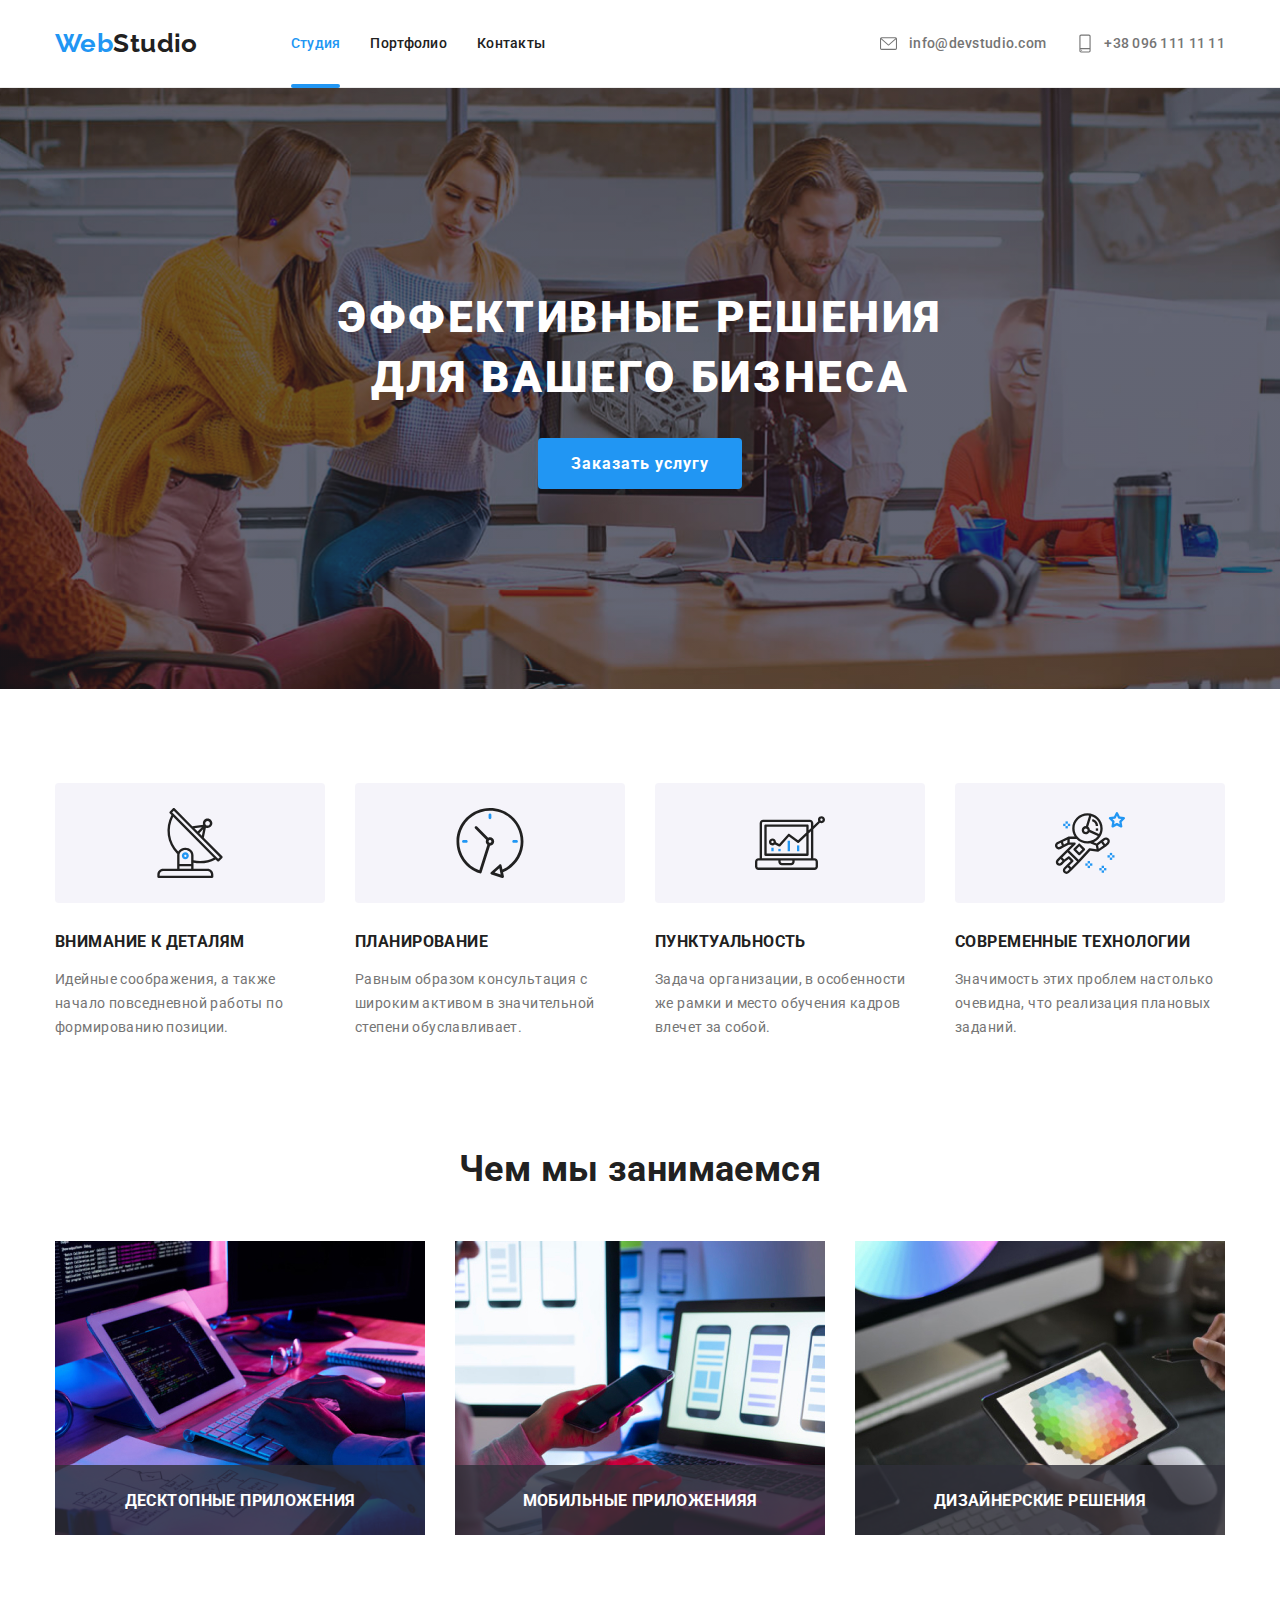
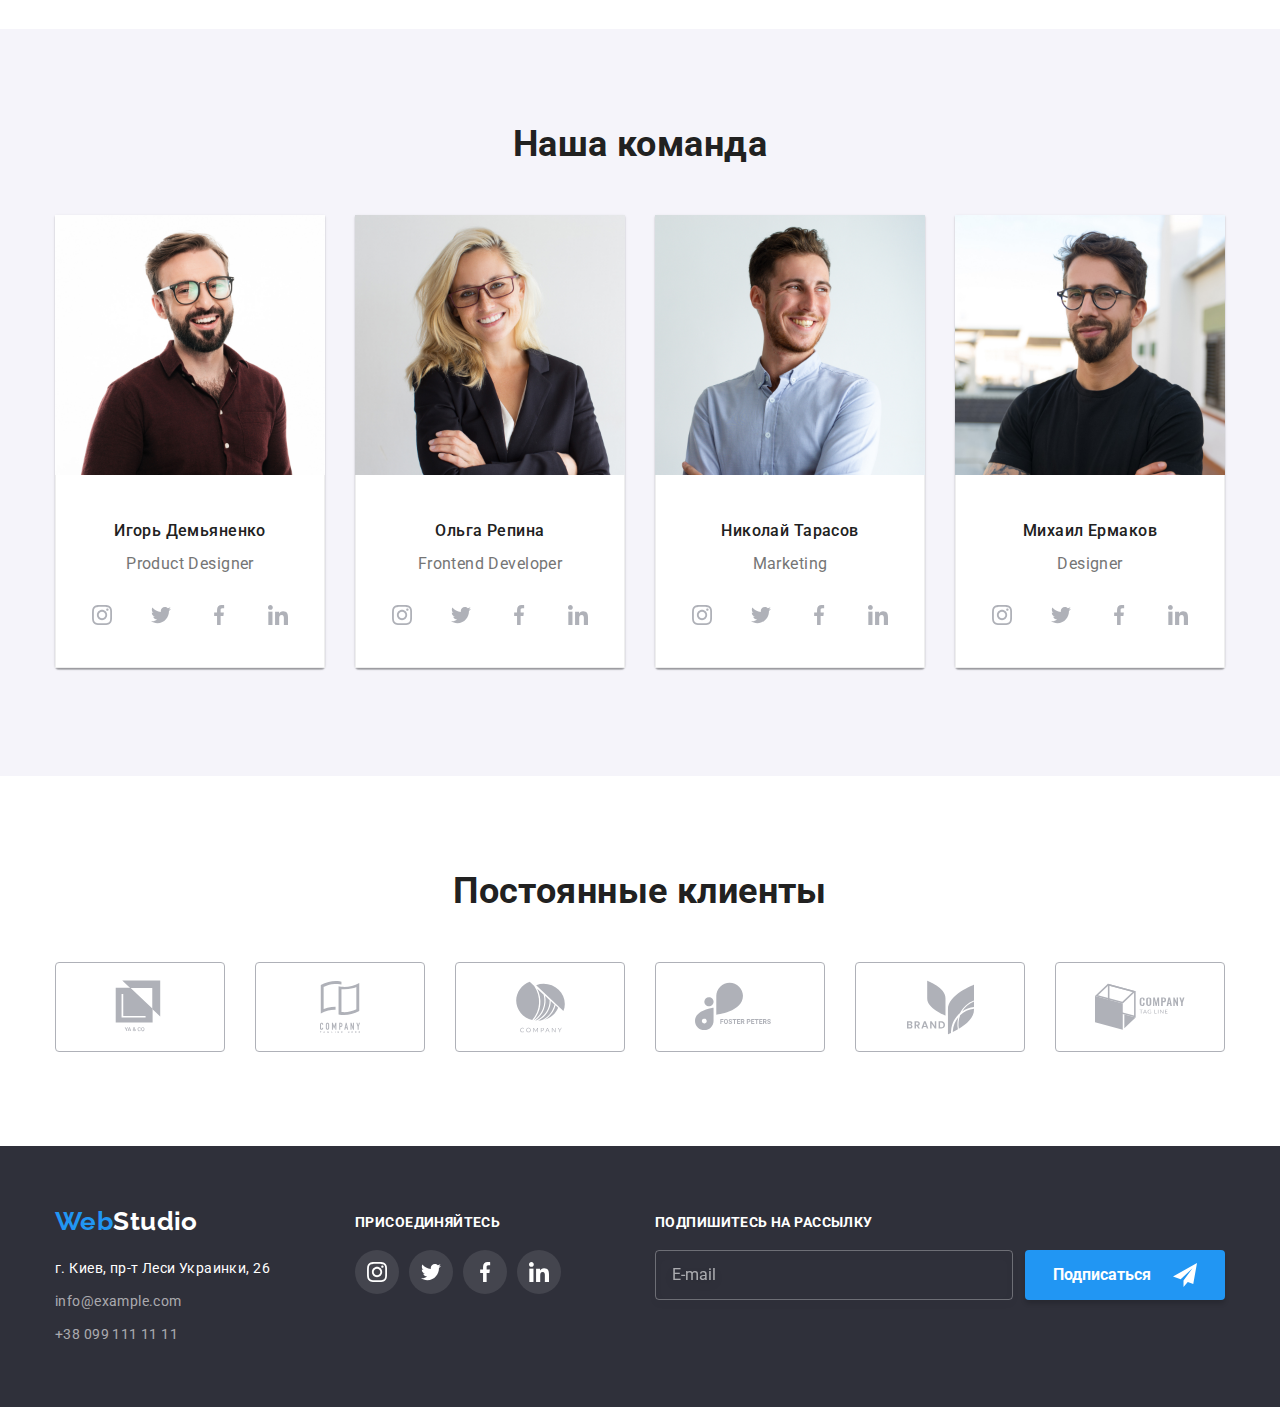
<file: index.html>
<!DOCTYPE html>
<html lang="ru">
<head>
    <meta charset="UTF-8">
    <meta name="viewport" content="width=device-width, initial-scale=1.0">
    <title>WebStudio</title>
    <link
    rel="stylesheet"
    href="https://cdnjs.cloudflare.com/ajax/libs/animate.css/4.1.1/animate.min.css"
  />
    <link href="https://fonts.googleapis.com/css2?family=Raleway:wght@700&family=Roboto:wght@400;500;700;900&display=swap" rel="stylesheet">
    <link rel="stylesheet" href="https://cdnjs.cloudflare.com/ajax/libs/modern-normalize/1.0.0/modern-normalize.min.css">
    <link rel="stylesheet" href="./css/style.css">
</head>
<body>
    <!--HEADER-->
    <header class="page-header">
        <div class="main-header container">
            <nav class="nav-box">
                <a href="./index.html" class="logo" aria-label="WebStudio"><span class="web">Web</span><span class="studio-header">Studio</span></a>
                <ul class="nav-list list">
                    <li class="nav-item"><a href="./index.html" class="link current">Студия</a></li>
                    <li class="nav-item"><a href="./portfolio.html" class="link">Портфолио</a></li>
                    <li class="nav-item"><a href="" class="link">Контакты</a></li>
                </ul>
            </nav>
            <address class="address">
                <ul class="address-list__header list">
                    <li class="address-list__items">
                        <a href="mailto:info@devstudio.com" class="contacts">
                        <svg class="contacn-svg__envelop"><use href="./svg/sprite.svg#icon-envelope"></use></svg>info@devstudio.com</a>
                    </li>
                    <li>
                        <a href="tel:380961111111" class="contacts">
                        <svg class="contacn-svg__smartphone"><use href="./svg/sprite.svg#icon-smartphone"></use></svg>+38 096 111 11 11</a>
                    </li>
                </ul>
            </address>
        </div>
    </header>
    <!-- MAIN -->
    <main>
    <!-- HERO -->
    <section class="hero">
        <div class="hero-box"><h1 class="hero-title">Эффективные решения для вашего бизнеса</h1>
            <button class="button primary" data-modal-open>Заказать услугу</button>
        </div>
    </section>
    <!--описания деятельности-->
    <section class="activity padding">
        <!-- <h2>Наши преимущества</h2> скрыть-->
        <div class="activity-box container">
            <h2 hidden>Наши преимущества</h2>
            <ul class="activity-list">
                <li class="activity-item list"><h3 class="activity-title">Внимание к деталям</h3><p class="activity-text">Идейные соображения, а также начало повседневной работы по формированию позиции. </p></li>
                <li class="activity-item list"><h3 class="activity-title">Планирование</h3><p class="activity-text">Равным образом консультация с широким активом в значительной степени обуславливает.</p></li>
                <li class="activity-item list"><h3 class="activity-title">Пунктуальность</h3><p class="activity-text">Задача организации, в особенности же рамки и место обучения кадров влечет за собой.</p></li>
                <li class="activity-item list"><h3 class="activity-title">Современные технологии</h3><p class="activity-text">Значимость этих проблем настолько очевидна, что реализация плановых заданий.</p></li>
            </ul>
        </div>
    </section>
    <section class="work padding">
    <!--визуальное описание-->
        <div class="container">
        <h2 class="title">Чем мы занимаемся</h2>
            <ul class="work-list">
                    <li class="work-item list"><a href="">
                        <div class="actions-thumb">
                            <img src="./image/work-examples-1.jpg" alt="примеры робот" width="370" height="294">
                            <div class="work-actions">
                                    <h3 class="work-title">Десктопные приложения</h3>
                                </div>
                            </div>
                        </a>
                    </li>
                    <li class="work-item list"><a href="">
                        <div class="actions-thumb">
                            <img src="./image/work-examples-2.jpg" alt="примеры робот" width="370" height="294">
                            <div class="work-actions">
                                    <h3 class="work-title">Мобильные приложенияя</h3>
                                </div>
                            </div>
                        </a>
                    </li>
                    <li class="work-item list"><a href="">
                        <div class="actions-thumb">
                            <img src="./image/work-examples-3.jpg" alt="примеры робот" width="370" height="294">
                            <div class="work-actions">
                                <h3 class="work-title">Дизайнерские решения</h3>
                            </div>
                        </div>
                    </a>
                </li>
            </ul>
        </div>
    </section>
    <!--команда-->
    <section class="our_team padding">
        <div class="team container">
            <h2 class="title">Наша команда</h2>
            <ul class="team-list">
                <li class="list shadow">
                    <div class="card">
                        <div class="card-items"><img src="./image/team1.jpg" alt="член команды" width="270" height="260"></div>
                        <div class="card-text"><h3 class="team-title">Игорь Демьяненко</h3><p class="items-text" lang="en">Product Designer</p>
                            <ul class="social-list list">
                                <li class="social-list__items">
                                    <a href="" class="social-list__link link">
                                        <svg class="social-list__svg">
                                            <use href="./svg/sprite.svg#icon-instagram"></use>
                                        </svg>
                                    </a>
                                </li>
                                <li class="social-list__items">
                                    <a href="" class="social-list__link link">
                                        <svg class="social-list__svg">
                                            <use href="./svg/sprite.svg#icon-twitter"></use>
                                        </svg>
                                    </a>
                                </li>
                                <li class="social-list__items">
                                    <a href="" class="social-list__link link">
                                        <svg class="social-list__svg">
                                            <use href="./svg/sprite.svg#icon-facebook"></use>
                                        </svg>
                                    </a>
                                </li>
                                <li class="social-list__items">
                                    <a href="" class="social-list__link link">
                                        <svg class="social-list__svg">
                                            <use href="./svg/sprite.svg#icon-linkedin"></use>
                                        </svg>
                                    </a>
                                </li>
                            </ul>
                        </div>
                    </div>
                </li>
                <li class="list shadow">
                    <div class="card">
                    <div class="card-items "><img src="./image/team2.jpg" alt="член команды" width="270" height="260"></div>
                        <div class="card-text"><h3 class="team-title">Ольга Репина</h3><p class="items-text" lang="en">Frontend Developer</p>
                            <ul class="social-list list">
                                <li class="social-list__items">
                                    <a href="" class="social-list__link link">
                                        <svg class="social-list__svg">
                                            <use href="./svg/sprite.svg#icon-instagram"></use>
                                        </svg>
                                    </a>
                                </li>
                                <li class="social-list__items">
                                    <a href="" class="social-list__link link">
                                        <svg class="social-list__svg">
                                            <use href="./svg/sprite.svg#icon-twitter"></use>
                                        </svg>
                                    </a>
                                </li>
                                <li class="social-list__items">
                                    <a href="" class="social-list__link link">
                                        <svg class="social-list__svg">
                                            <use href="./svg/sprite.svg#icon-facebook"></use>
                                        </svg>
                                    </a>
                                </li>
                                <li class="social-list__items">
                                    <a href="" class="social-list__link link">
                                        <svg class="social-list__svg">
                                            <use href="./svg/sprite.svg#icon-linkedin"></use>
                                        </svg>
                                    </a>
                                </li>
                            </ul>
                        </div>         
                    </div>
                </li>
                <li class="list shadow">
                    <div class="card">
                    <div class="card-items"><img src="./image/team3.jpg" alt="член команды" width="270" height="260"></div>
                            <div class="card-text"><h3 class="team-title">Николай Тарасов </h3><p class="items-text" lang="en">Marketing</p>
                                <ul class="social-list list">
                                    <li class="social-list__items">
                                        <a href="" class="social-list__link link">
                                            <svg class="social-list__svg">
                                                <use href="./svg/sprite.svg#icon-instagram"></use>
                                            </svg>
                                        </a>
                                    </li>
                                    <li class="social-list__items">
                                        <a href="" class="social-list__link link">
                                            <svg class="social-list__svg">
                                                <use href="./svg/sprite.svg#icon-twitter"></use>
                                            </svg>
                                        </a>
                                    </li>
                                    <li class="social-list__items">
                                        <a href="" class="social-list__link link">
                                            <svg class="social-list__svg">
                                                <use href="./svg/sprite.svg#icon-facebook"></use>
                                            </svg>
                                        </a>
                                    </li>
                                    <li class="social-list__items">
                                        <a href="" class="social-list__link link">
                                            <svg class="social-list__svg">
                                                <use href="./svg/sprite.svg#icon-linkedin"></use>
                                            </svg>
                                        </a>
                                    </li>
                                </ul>
                            </div>          
                        </div>
                </li>
                <li class="list shadow">
                    <div class="card">
                    <div class="card-items"><img src="./image/team4.jpg" alt="член команды" width="270" height="260"></div>
                        <div class="card-text"><h3 class="team-title">Михаил Ермаков</h3><p class="items-text" lang="en">Designer</p>
                            <ul class="social-list list">
                                <li class="social-list__items">
                                    <a href="" class="social-list__link link">
                                        <svg class="social-list__svg">
                                            <use href="./svg/sprite.svg#icon-instagram"></use>
                                        </svg>
                                    </a>
                                </li>
                                <li class="social-list__items">
                                    <a href="" class="social-list__link link">
                                        <svg class="social-list__svg">
                                            <use href="./svg/sprite.svg#icon-twitter"></use>
                                        </svg>
                                    </a>
                                </li>
                                <li class="social-list__items">
                                    <a href="" class="social-list__link link">
                                        <svg class="social-list__svg">
                                            <use href="./svg/sprite.svg#icon-facebook"></use>
                                        </svg>
                                    </a>
                                </li>
                                <li class="social-list__items">
                                    <a href="" class="social-list__link link">
                                        <svg class="social-list__svg">
                                            <use href="./svg/sprite.svg#icon-linkedin"></use>
                                        </svg>
                                    </a>
                                </li>
                            </ul>
                        </div>         
                    </div>
                </li>
            </ul>
        </div>
    </section>
    <section class="clients">
        <div class="clients-content container padding">
            <h2 class="title">Постоянные клиенты</h2>
            <ul class="clients-list__items list">
                <li class="clients-list__link link">
                    <a href="" class="link-go_client">
                        <svg class="clients-svg" width="54.27" height="59.23">
                            <use href="./svg/sprite.svg#icon-klient-1"></use>
                        </svg>
                    </a>
                </li>
                <li class="clients-list__link link">
                    <a href="" class="link-go_client">
                        <svg class="clients-svg" width="70" height="52">
                            <use href="./svg/sprite.svg#icon-klient-2"></use>
                        </svg>
                    </a>
                </li>
                <li class="clients-list__link link">
                    <a href="" class="link-go_client">
                        <svg class="clients-svg" width="51" height="52.6">
                            <use href="./svg/sprite.svg#icon-klient-3"></use>
                        </svg>
                    </a>
                </li>
                <li class="clients-list__link link">
                    <a href="" class="link-go_client">
                        <svg class="clients-svg" width="170" height="90">
                            <use href="./svg/sprite.svg#icon-klient-4"></use>
                        </svg>
                    </a>
                </li>
                <li class="clients-list__link link">
                    <a href="" class="link-go_client">
                        <svg class="clients-svg" width="79" height="67">
                            <use href="./svg/sprite.svg#icon-klient-5"></use>
                        </svg>
                    </a>
                </li>
                <li class="clients-list__link link">
                    <a href="" class="link-go_client">
                        <svg class="clients-svg" width="170" height="90">
                            <use href="./svg/sprite.svg#icon-klient-6"></use>
                        </svg>
                    </a>
                </li>
            </ul> 
        </div>
    </section>
    </main>
    <!--подвал-->
    <footer class="footer">
        <div class="footer-content container">
            <div class="footer-address">
                    <a href="./index.html" class="logo"><span class="web">Web</span><span class="studio-footer">Studio</span></a>
                <address class="address-list">
                    <ul class="list">
                    <li class="adress-items city">г. Киев, пр-т Леси Украинки, 26</li>
                    <li class="adress-items"><a href="mailto:info@example.com"  class="contacts-footer">info@example.com</a></li>   
                    <li class="adress-items"><a href="tel:+380991111111"  class="contacts-footer">+38 099 111 11 11</a></li>
                    </ul>
                </address>
            </div>
            <div class="join">
                <h3 class="join-title">Присоединяйтесь</h3>
                <ul class="join-list list">
                    <li class="join-list__items">
                        <a href="" class="join-list__link link">
                            <svg class="join-list__svg">
                                <use href="./svg/sprite.svg#icon-instagram"></use>
                            </svg>
                        </a>
                    </li>
                    <li class="join-list__items">
                        <a href="" class="join-list__link link">
                            <svg class="join-list__svg">
                                <use href="./svg/sprite.svg#icon-twitter"></use>
                            </svg>
                        </a>
                    </li>
                    <li class="join-list__items">
                        <a href="" class="join-list__link link">
                            <svg class="join-list__svg">
                                <use href="./svg/sprite.svg#icon-facebook"></use>
                            </svg>
                        </a>
                    </li>
                    <li class="join-list__items">
                        <a href="" class="join-list__link link">
                            <svg class="join-list__svg">
                                <use href="./svg/sprite.svg#icon-linkedin"></use>
                            </svg>
                        </a>
                    </li>
                </ul>
            </div>
            <div class="subscribe-box">
                <h3 class="subscribe-title">Подпишитесь на рассылку</h3>
                <div class="subscribe-box-wrapper">
                    <input type="email" name="subscribe-email" class="subscribe-email" required placeholder="E-mail">
                    <button type="submit" class="subscribe-button">Подписаться</button>
                </div>
            </div>
        </div>
    </footer>
    <div class="backdrop is-hidden" data-modal>
        <div class="modal animate__shakeX">
            <button type="button" class="close-modal " data-modal-close>
                <svg class="close-svg">
                    <use href="./svg/sprite.svg#icon-close"></use>
                </svg>
            </button>
            <h2 class="title-form">Оставьте свои данные, мы вам перезвоним</h2>
            <form action="#" class="contact-form">
                <div class="contact-form-field">
                    <p class="contact-form-title">Имя</p>
                    <input type="text" name="user-name" id="user-name" class="contact-form-input" required minlength="2"> 
                    <svg class="contact-form-svg" width="12" height="12" >
                        <use href="./svg/sprite.svg#icon-name-svg"></use>
                    </svg>
                </div>
                <div class="contact-form-field">
                    <p class="contact-form-title">Телефон</p>
                    <input type="tel" name="user-tel" id="user-tel" class="contact-form-input" required minlength="10">
                    <svg class="contact-form-svg" width="13" height="13" >
                        <use href="./svg/sprite.svg#icon-tel-svg"></use>
                    </svg>
                </div>
                <div class="contact-form-field">
                    <p class="contact-form-title">Почта</p>
                    <input type="email" name="user-email" id="user-email" class="contact-form-input" required>
                    <svg class="contact-form-svg" width="15" height="12" >
                        <use href="./svg/sprite.svg#icon-email-svg"></use>
                    </svg>
                </div>
                <div class="contact-form-field">
                    <p class="contact-form-title">Комментарий</p>
                    <textarea name="user-message" id="user-message" class="contact-form-message" placeholder="Введите текст" minlength="15"></textarea>
                </div>
                    <input type="checkbox" name="user-policy" id="user-policy" class="modal-checkbox visually-hidden">
                    <label for="user-policy" class="for-modal-checkbox">
                        <span class="label-title">Соглашаюсь с рассылкой и принимаю <a href="#" class="policy-link">Условия договора</a></span>
                    </label>
                 <div class="button-box">
                     <button type="submit" class="contact-form-button">Отправить</button>
                </div>
        

            </form>
        </div>
    </div>
    <script src="./js/modal.js"></script>
</body>
</html>
</file>
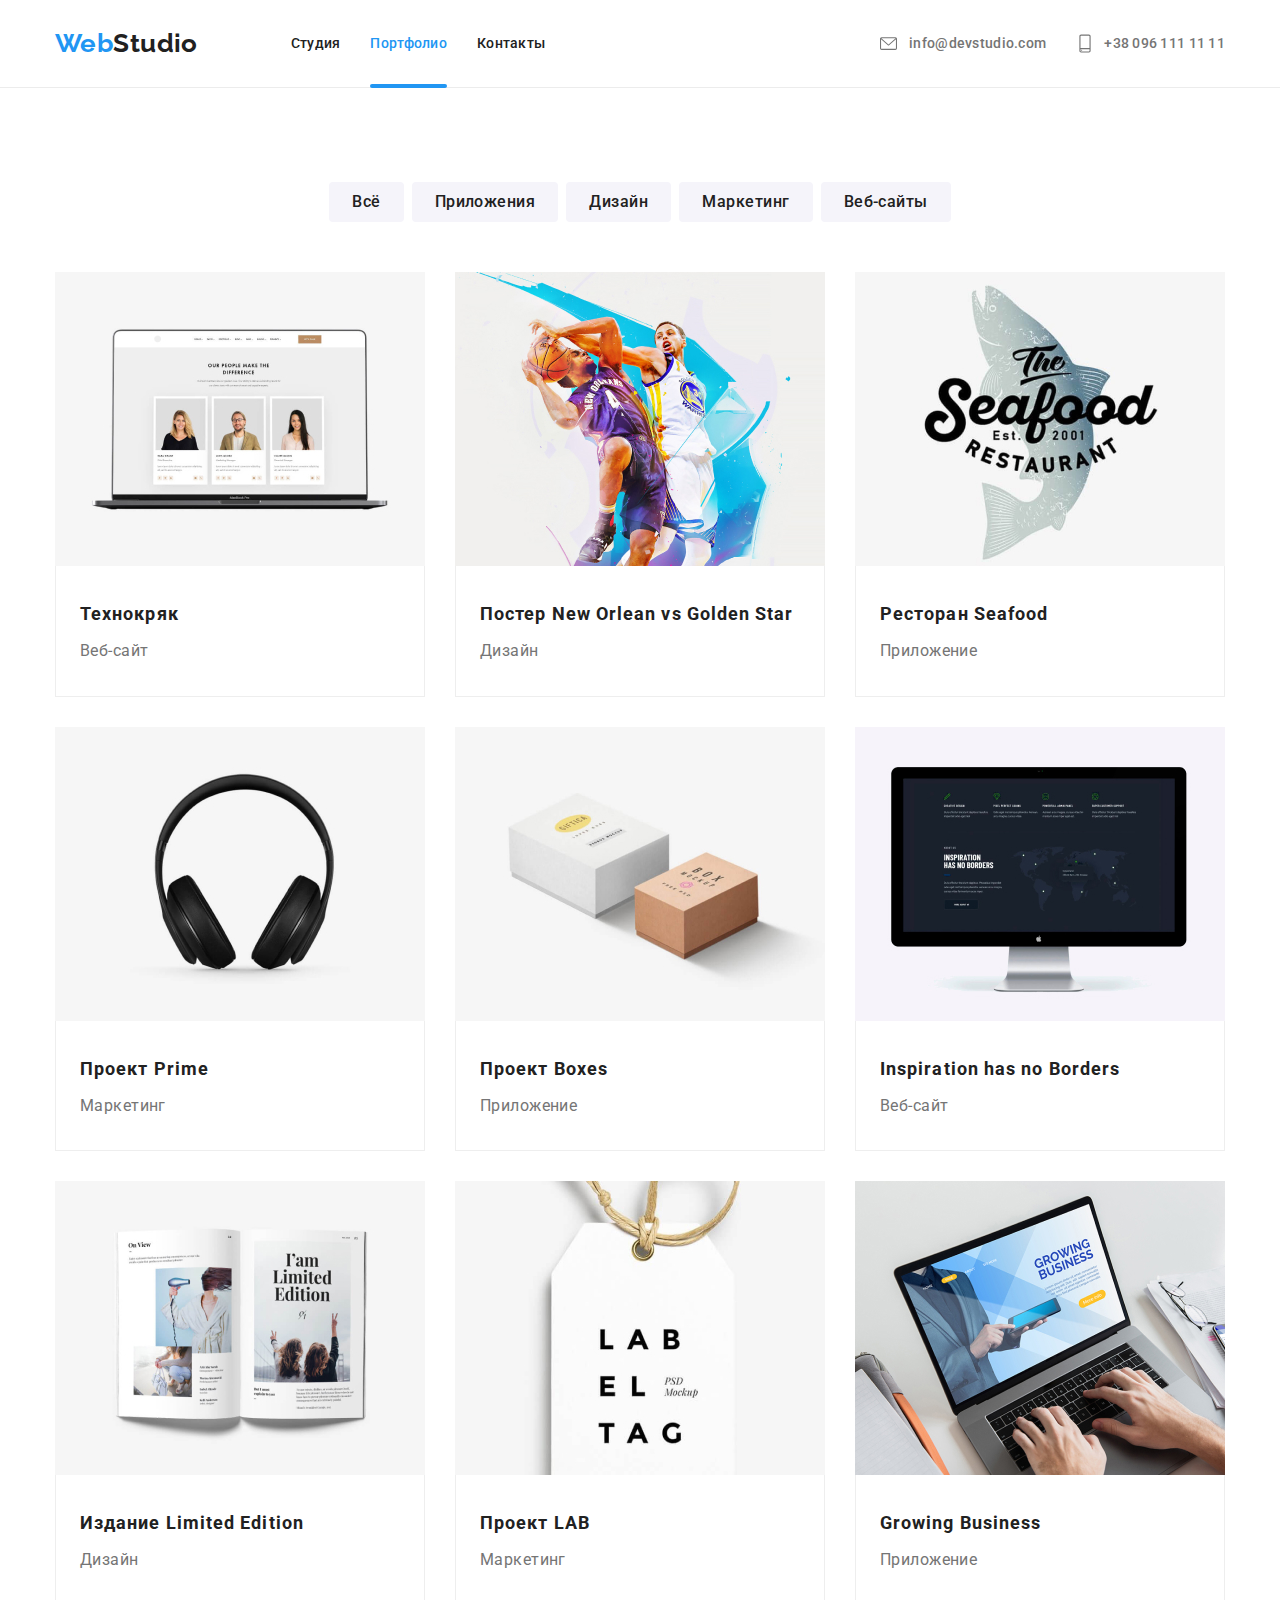
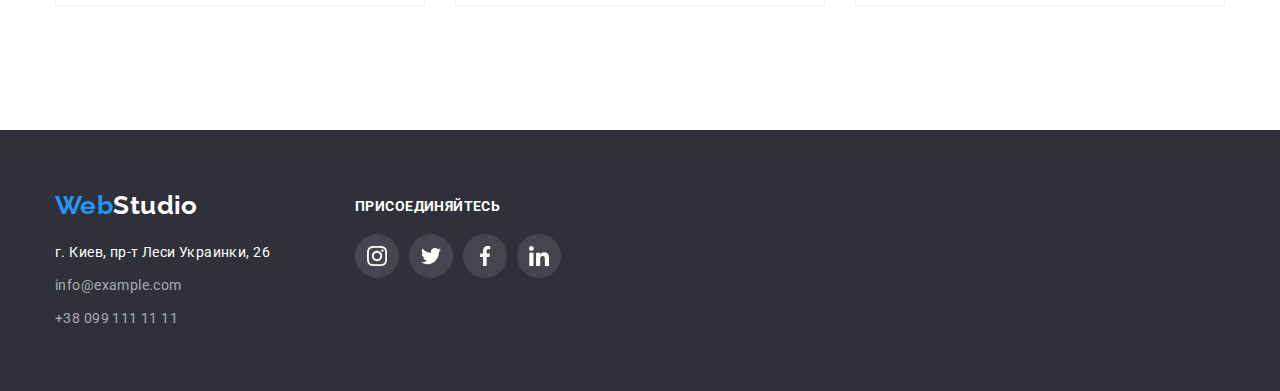
<file: portfolio.html>
<!DOCTYPE html>
<html lang="ru">
<head>
    <meta charset="UTF-8">
    <meta name="viewport" content="width=device-width, initial-scale=1.0">
    <title>Portfolio</title>
    <link href="https://fonts.googleapis.com/css2?family=Raleway:wght@700&family=Roboto:wght@400;500;700;900&display=swap" rel="stylesheet">
    <link rel="stylesheet" href="https://cdnjs.cloudflare.com/ajax/libs/modern-normalize/1.0.0/modern-normalize.min.css">
    <link rel="stylesheet" href="./css/style.css">
</head>
<body>
<!--HEADER-->
<header class="page-header">
    <div class="main-header container">
        <nav class="nav-box">
            <a href="./index.html" class="logo" aria-label="WebStudio"><span class="web">Web</span><span class="studio-header">Studio</span></a>
            <ul class="nav-list list">
                <li class="nav-item"><a href="./index.html" class="link">Студия</a></li>
                <li class="nav-item"><a href="./portfolio.html" class="link current">Портфолио</a></li>
                <li class="nav-item"><a href="./index.html" class="link">Контакты</a></li>
            </ul>
        </nav>
        <address class="address">
            <ul class="address-list__header list">
                <li class="address-list__items">
                    <a href="mailto:info@devstudio.com" class="contacts svg-items">
                    <svg class="contacn-svg__envelop"><use href="./svg/sprite.svg#icon-envelope"></use></svg>info@devstudio.com</a>
                </li>
                <li>
                    <a href="tel:380961111111" class="contacts">
                    <svg class="contacn-svg__smartphone"><use href="./svg/sprite.svg#icon-smartphone"></use></svg>+38 096 111 11 11</a>
                </li>
            </ul>
        </address>
    </div>
</header>
<section class="portfolio padding">
    <!-- скрыть h1 -->
    <div class="container">
        <div class="portfolio-menu">  
        <h1 hidden>Портфолио</h1>
        <ul class="portfolio__menu-list list">
            <li class="portfolio-button"><button type="button" class="button secondary">Всё</button></li>
            <li class="portfolio-button"><button type="button" class="button secondary">Приложения</button></li>
            <li class="portfolio-button"><button type="button" class="button secondary">Дизайн</button></li>
            <li class="portfolio-button"><button type="button" class="button secondary">Маркетинг</button></li>
            <li class="portfolio-button"><button type="button" class="button secondary">Веб-сайты</button></li>
        </ul>
    </div>
    <div class="portfolio-content">
        <ul class="portfolio-list list">
            <li class="portfolio-items list">
                    <a href="" class="portfolio-items__link"><div class="card-items"><img src="./image/portfolio-items1.jpg" alt="Премеры робот" width="370" height="294">
                        <div class="portfolio-actions"><p class="portfolio-actions__text animate__backInUp">Технокряк это современная площадка распространения коронавируса. 
                            Компании используют эту платформу для цифрового шпионажа и атак на защищённые сервера конкурентов.</p></div>
                        </div>
                    <div class="card-text"><h2 class="product-title">Технокряк</h2><p class="product-text">Веб-сайт</p></div></a>
            </li>
            <li class="portfolio-items list">
                    <a href=""><div class="card-items"><img src="./image/portfolio-items2.jpg" alt="Премеры робот" width="370" height="294">
                        <div class="portfolio-actions"><p class="portfolio-actions__text animate__backInUp">Технокряк это современная площадка распространения коронавируса. 
                            Компании используют эту платформу для цифрового шпионажа и атак на защищённые сервера конкурентов.</p></div>
                        </div>
                    <div class="card-text"><h2 class="product-title">Постер <span lang="en">New Orlean vs Golden Star</span></h2><p class="product-text">Дизайн</p></div></a>
            </li>
            <li class="portfolio-items list">
                    <a href=""><div class="card-items"><img src="./image/portfolio-items3.jpg" alt="Премеры робот" width="370" height="294">
                        <div class="portfolio-actions"><p class="portfolio-actions__text animate__backInUp">Технокряк это современная площадка распространения коронавируса. 
                            Компании используют эту платформу для цифрового шпионажа и атак на защищённые сервера конкурентов.</p></div>
                        </div>
                    <div class="card-text"><h2 class="product-title" lang="en">Ресторан Seafood</h2><p class="product-text">Приложение</p></div></a>
            </li>
            <li class="portfolio-items list">
                    <a href=""><div class="card-items"><img src="./image/portfolio-items4.jpg" alt="Премеры робот" width="370" height="294">
                        <div class="portfolio-actions"><p class="portfolio-actions__text animate__backInUp">Технокряк это современная площадка распространения коронавируса. 
                            Компании используют эту платформу для цифрового шпионажа и атак на защищённые сервера конкурентов.</p></div>
                        </div>
                    <div class="card-text"><h2 class="product-title">Проект <span lang="en">Prime</span></h2><p class="product-text">Маркетинг</p></div></a>
            </li>
            <li class="portfolio-items list">
                    <a href=""><div class="card-items"><img src="./image/portfolio-items5.jpg" alt="Премеры робот" width="370" height="294">
                    <div class="portfolio-actions"><p class="portfolio-actions__text animate__backInUp">Технокряк это современная площадка распространения коронавируса. 
                            Компании используют эту платформу для цифрового шпионажа и атак на защищённые сервера конкурентов.</p></div>
                        </div>
                    <div class="card-text"><h2 class="product-title">Проект <span lang="en">Boxes</span></h2><p class="product-text">Приложение</p></div></a>
            </li>
            <li class="portfolio-items list">
                    <a href=""><div class="card-items"><img src="./image/portfolio-items6.jpg" alt="Премеры робот" width="370" height="294">
                    <div class="portfolio-actions"><p class="portfolio-actions__text animate__backInUp">Технокряк это современная площадка распространения коронавируса. 
                            Компании используют эту платформу для цифрового шпионажа и атак на защищённые сервера конкурентов.</p></div>
                        </div>
                    <div class="card-text"><h2 class="product-title" lang="en">Inspiration has no Borders</h2><p class="product-text">Веб-сайт</p></div></a>
            </li>
            <li class="portfolio-items list">

                    <a href=""><div class="card-items"><img src="./image/portfolio-items7.jpg" alt="Премеры робот" width="370" height="294">
                    <div class="portfolio-actions"><p class="portfolio-actions__text animate__backInUp">Технокряк это современная площадка распространения коронавируса. 
                            Компании используют эту платформу для цифрового шпионажа и атак на защищённые сервера конкурентов.</p></div>
                        </div>
                    <div class="card-text"><h2 class="product-title">Издание <span lang="en">Limited Edition</span></h2><p class="product-text">Дизайн</p></div></a>
            </li>
            <li class="portfolio-items list">
                    <a href=""><div class="card-items"><img src="./image/portfolio-items8.jpg" alt="Премеры робот" width="370" height="294">
                    <div class="portfolio-actions"><p class="portfolio-actions__text animate__backInUp">Технокряк это современная площадка распространения коронавируса. 
                            Компании используют эту платформу для цифрового шпионажа и атак на защищённые сервера конкурентов.</p></div>
                        </div>
                    <div class="card-text"><h2 class="product-title">Проект <span lang="en">LAB</span></h2><p class="product-text">Маркетинг</p></div></a>
            </li>
            <li class="portfolio-items list">
                    <a href=""><div class="card-items"><img src="./image/portfolio-items9.jpg" alt="Премеры робот" width="370" height="294">
                    <div class="portfolio-actions"><p class="portfolio-actions__text animate__backInUp">Технокряк это современная площадка распространения коронавируса. 
                            Компании используют эту платформу для цифрового шпионажа и атак на защищённые сервера конкурентов.</p></div>
                        </div>
                    <div class="card-text"><h2 class="product-title" lang="en">Growing Business</h2><p class="product-text">Приложение</p></div></a>
            </li>
        </ul>
    </div>
</div>
</section>

<!--подвал-->
<footer class="footer">
    <div class="footer-content container">
        <div class="footer-address">
                <a href="./index.html" class="logo"><span class="web">Web</span><span class="studio-footer">Studio</span></a>
            <address class="address-list">
                <ul class="list">
                <li class="adress-items city">г. Киев, пр-т Леси Украинки, 26</li>
                <li class="adress-items"><a href="mailto:info@example.com"  class="contacts-footer">info@example.com</a></li>   
                <li class="adress-items"><a href="tel:+380991111111"  class="contacts-footer">+38 099 111 11 11</a></li>
                </ul>
            </address>
        </div>
        <div class="join">
            <h3 class="join-title">Присоединяйтесь</h3>
            <ul class="join-list list">
                <li class="join-list__items">
                    <a href="" class="join-list__link link">
                        <svg class="join-list__svg">
                            <use href="./svg/sprite.svg#icon-instagram"></use>
                        </svg>
                    </a>
                </li>
                <li class="join-list__items">
                    <a href="" class="join-list__link link">
                        <svg class="join-list__svg">
                            <use href="./svg/sprite.svg#icon-twitter"></use>
                        </svg>
                    </a>
                </li>
                <li class="join-list__items">
                    <a href="" class="join-list__link link">
                        <svg class="join-list__svg">
                            <use href="./svg/sprite.svg#icon-facebook"></use>
                        </svg>
                    </a>
                </li>
                <li class="join-list__items">
                    <a href="" class="join-list__link link">
                        <svg class="join-list__svg">
                            <use href="./svg/sprite.svg#icon-linkedin"></use>
                        </svg>
                    </a>
                </li>
            </ul>
        </div>
    </div>
</footer>
    </body>
</html>
</file>
<file: css/style.css>
html {
    box-sizing: border-box;
}

*,
*::before,
*::after {
  box-sizing: inherit;
}

:root {
    --primary-text-color: #212121;
    --title-text-color: #757575;
    --accent-color: #2196F3;
    --white-color: #FFFFFF
}
body {
    color: var(--primary-text-color);
    font-family: "Roboto", sans-serif;
    letter-spacing: 0.03em;
    font-size: 14px;
    margin: 0;
}
a {
    text-decoration: none;
}
img {
    display: block;
    height: auto;
}
.list {
    padding: 0px;
    margin: 0px;
    list-style: none; 
}
/* ==================== HEADER ==================== */
.container {
    padding-left: 15px;
    padding-right: 15px;
    margin-left: auto;
    margin-right: auto;
    width: 1200px;
    /* outline: 4px solid tomato; */
}
.padding {
    padding-top: 94px;
    padding-bottom: 94px;
}
.logo {
    text-decoration: none;
    font-family: Raleway;
    font-weight: bold;
    font-size: 26px;
    line-height: 1.19;
    margin-right: 93px;
}
.web { 
    color: var(--accent-color);
}
.studio-header {
    color: var(--primary-text-color);
}
/* site nav */
.page-header {
    /* background-color: var(--white-color); */
    border-bottom: 1px solid #ececec;
}
.main-header {
    display: flex;
    justify-content: space-between;
    align-items: center;
}
.nav-box {
    display: flex;
    justify-content: space-between;
    align-items: center;
}
.nav-list {
    display: flex;
    justify-content: space-between;
    align-items: center;
    font-weight: 500;
    line-height: 1.14;
    letter-spacing: 0.02em;
    }
.nav-item:not(:last-child) {
    margin-right: 30px;
    position: relative;
}
.nav-list .link {
    display: block;
    padding-top: 32px;
    padding-bottom: 32px;
    color: var(--primary-text-color);
    transition: all 250ms cubic-bezier(0.4, 0, 0.2, 1);
}
.nav-list .link:hover, .nav-list .link:focus {
    color: var(--accent-color);
}
.nav-list .link.current {
    color: var(--accent-color);
}
.nav-list .link.current::after {
    content: '';   
    position: absolute;
    display: block; 
    left: 0;
    bottom: 0;
    width: 100%;
    height: 4px;
    background-color: var(--accent-color);
    border-radius: 2px;
    transform: scaleX(1);
    top: 80px;
}
.address-list__header {
    display: flex;
    justify-content: space-between;
    align-items: center;
}
.address-list__items {
    display: flex;
    justify-content: space-between;
    align-items: center;
}
.contacts {
    display: flex;
    justify-content: space-between;
    align-items: center;
    padding-top: 32px;
    padding-bottom: 32px;
    color: var(--title-text-color);
    font-style: normal;
    font-weight: 500;
    line-height: 1.14;
    letter-spacing: 0.02em;
    margin-left: 30px;
    transition: all 250ms cubic-bezier(0.4, 0, 0.2, 1);
}
.contacn-svg__envelop {
    margin-right: 10px;
    width: 21px;        
    height: 17px;
    fill: #757575;
}
.contacn-svg__smartphone {
    margin-right: 10px;
    width: 18px;    
    height: 23px;
    fill: #757575;
}
.contacn-svg__envelop:hover
.contacn-svg__smartphone:hover {
    color: var(--accent-color); 
}
.contacts:not(:last-child) {
    margin-right: 50px;
}
.contacts:hover, .contacts:focus {
    color: var(--accent-color);
}
.contacts:hover .contacn-svg__envelop, .contacts:focus .contacn-svg__envelop,
.contacts:hover .contacn-svg__smartphone, .contacts:focus .contacn-svg__smartphone{
    fill: var(--accent-color);
}

/* ==================== END HEADER ==================== */

/* ==================== HERO ==================== */
.hero {
    display: flex;
    flex-direction: column;
    align-items: center;
    max-width: 1600px;
    min-height: 600px;
    background: #2F303A;
    margin-left: auto;
    margin-right: auto;
    padding-top: 200px;
    padding-bottom: 200px;
    text-align: center;
    color: var(--white-color);
    background-image: linear-gradient(rgba(47, 48, 58, 0.4), rgba(47, 48, 58, 0.4)),
    url(../image/hero-img.jpg);
    background-repeat: no-repeat;
    background-position: center;
    background-size: cover;
}
.hero-title {
    margin-top: 0px;
    margin-bottom: 30px;
    font-weight: 900;
    font-size: 44px;
    line-height: 1.36;
    letter-spacing: 0.06em;
    text-transform: uppercase;
    width: 686px;
}
/* ==================== END HERO ==================== */
.activity {
    padding-bottom: 0px;
}
.activity-list {
    display: flex;
    justify-content: space-between;
    margin: 0px;
    padding-left: 0px;
}
.activity-item {
    flex-basis: calc((100% - 3 * 30px) / 4);
}
.activity-item::before {
    display: block;
    content: '';
    height: 120px;
    background: #F5F4FA;
    border-radius: 4px; 
    margin-bottom: 30px;
    background-repeat: no-repeat;
    background-size: 70px 70px;
    background-position: center;
}
.activity-item:nth-child(1)::before {
    background-image: url(../svg/antenna.svg);
} 
.activity-item:nth-child(2)::before {
    background-image: url(../svg/clock.svg);
}
.activity-item:nth-child(3)::before {
    background-image: url(../svg/diagram.svg);
    
}
.activity-item:nth-child(4)::before {
    background-image: url(../svg/astronaut.svg);
}
.activity-title {
    padding-top: 0px;
    margin-top: 0px;
    font-weight: bold;
    line-height: 1.14;
    text-transform: uppercase;
}
.activity-text {
    line-height: 1.714;
    color: var(--title-text-color);
}
.work {
    padding-bottom: 94px;
}
.work-list {
    display: flex;
    justify-content: space-between;
    padding-left: 0px;
    margin-top: 0px;
    margin-bottom: 0px;
}
.work-item {
    display: block;
    flex-basis: calc((100% - 2 * 30px) / 3);
}
.actions-thumb {
    position: relative;
}
.work-actions {
    position: absolute;
    bottom: 0;
}
.work-title {
    display: inline-block;
    width: 370px;
    height: 70px;
    padding-top: 27px;
    padding-bottom: 27px;
    margin: 0px;
    font-weight: bold;
    line-height: 1.14;
    text-transform: uppercase;
    text-align: center;
    background: rgba(47, 48, 58, 0.8);
    color: #FFFFFF;
}
.our_team {
    background-color: #F5F4FA;
}
.team-list {
    display: flex;
    justify-content: space-between;
    padding-left: 0px;
    text-align: center;
}
.items-text {
    color: var(--title-text-color);
    line-height: 1.714;
    font-size: inherit;
    font-size: 16px;
    margin-top: 0px;
    margin-bottom: 16px;
}
.team-title, .product-title {
    color: var(--primary-text-color);
}
.team-title {
    font-weight: 500;
    font-size: 16px;
    line-height: 1.19;
    margin-bottom: 10px;
}
.title {
    margin-top: 0px;
    margin-bottom: 50px;
    font-weight: bold;
    font-size: 36px;
    line-height: 1.17;
    text-align: center;
}
.social-list {
    display: flex;
    justify-content: space-between;
    padding: 0px;
}
.social-list__link {
    display: flex;
    justify-content: center;
    align-items: center;
    width: 44px;
    height: 44px;
    border-radius: 50%;
    transition: all 250ms cubic-bezier(0.4, 0, 0.2, 1);
}
.social-list__svg {
    width: 20px;  
    height: 20px;
    fill: #AFB1B8;
}
.social-list__link:hover {
    background-color: var(--accent-color);
}
.social-list__link:hover .social-list__svg {
    fill: #FFFFFF;
}
.clients-list__items {
    display: flex;
    justify-content: space-between;
    padding: 0px;
}
.clients-list__link {
    display: flex;
    justify-content: center;
    align-items: center;
    width: 170px;
    height: 90px;
    border: 1px solid #AFB1B8; 
    border-radius: 4px;
    transition: all 250ms cubic-bezier(0.4, 0, 0.2, 1);
}
.clients-list__link:hover {
    border-color: var(--accent-color);
}
.clients-svg {
    fill: #AFB1B8;
}
.clients-list__link:hover .clients-svg {
    fill: var(--accent-color);
    border-color: var(--accent-color);
    transition: all 250ms cubic-bezier(0.4, 0, 0.2, 1);
}
.link-go_client {
    display: flex;
    width: 170px;
    height: 90px;
    justify-content: center;
    align-items: center;
    cursor: pointer;
}

/* footer */
.footer {
    display: flex;
    background-color: #2F303A;
    padding-top: 60px;
    padding-bottom: 60px;
}
.footer-content {
    display: flex;
}
.footer-address {
    width: 270px;
    margin-left: 0px;
    margin-right: 30px;
}
.address-list {
    margin-top: 20px;
}

.studio-footer, .city {
    color: var(--white-color);
}
.contacts-footer {
    color: rgba(255, 255, 255, 0.6);
    font-style: normal;
    line-height: 1.71;
    transition: all 250ms cubic-bezier(0.4, 0, 0.2, 1);
}
.contacts-footer:hover, .contacts-footer:focus {
    color: var(--accent-color);
}
.city {
    font-style: normal;
    font-weight: 400;
    line-height: 1.71;
}
.adress-items:not(:last-child) {
    margin-bottom: 9px;
}
.join {
    width: 270px;
    margin-left: 0px;
    margin-right: 30px;
}
.join-title {
    font-size: 14px;
    line-height: 1.143;
    color: var(--white-color);
    text-transform: uppercase;
    margin-bottom: 20px;
    margin-top: 8px;
}
.join-list {
    display: flex;
    transition: all 250ms cubic-bezier(0.4, 0, 0.2, 1);
}
.join-list .join-list__link:not(lact-child) {
    margin-right: 10px;
}
.join-list__link {
    display: flex;
    justify-content: center;
    align-items: center;
    width: 44px;
    height: 44px;
    border-radius: 50%;
    background-color: rgba(255, 255, 255, 0.1);
}
.join-list__svg {
    width: 20px;  
    height: 20px;
    fill: var(--white-color);
}
.join-list__link:hover {
    background-color: var(--accent-color);
    transition: all 250ms cubic-bezier(0.4, 0, 0.2, 1);
}
.subscribe-box {
    width: 570px;
}
.subscribe-box-wrapper {
    display: flex;
}
.subscribe-title {
    font-size: 14px;
    line-height: 1.143;
    color: var(--white-color);
    text-transform: uppercase;
    margin-bottom: 20px;
    margin-top: 8px;
}
.subscribe-email {
    width: 358px;
    height: 50px;
    padding-left: 16px;
    border: 1px solid rgba(255, 255, 255, 0.3);
    box-sizing: border-box;
    filter: drop-shadow(0px 4px 4px rgba(0, 0, 0, 0.15));
    border-radius: 4px;
    transition: all 250ms cubic-bezier(0.4, 0, 0.2, 1);
    color: rgba(255, 255, 255, 0.6);
    background:transparent;
    margin-right: 12px;
    cursor: pointer;
}
.subscribe-email:not(:placeholder-shown):valid {
    border-color: var(--accent-color);
  }
.subscribe-email:not(:placeholder-shown):invalid {
    border-color: red;
  }
.subscribe-email:hover,
.subscribe-email:focus {
    border-color: var(--accent-color);
}
.subscribe-email::placeholder {
    font-size: 16px;
    line-height: 1.25;
    color: rgba(255, 255, 255, 0.6);
}
.subscribe-button {
    display: flex;
    align-items: center;
    justify-content: space-evenly;
    border: none;
    font-weight: bold;
    font-size: 16px;
    line-height: 1.875;
    color: var(--white-color);
    width: 200px;
    height: 50px;
    background: var(--accent-color);
    box-shadow: 0px 4px 4px rgba(0, 0, 0, 0.15);
    border-radius: 4px; 
    cursor: pointer;
}
.subscribe-button::after {
    content: '';
    display: block;
    background-image: url(../svg/icon-subscribe.svg);
    width: 24px;
    height: 24px;
}




/* button */
.button {
    display: inline-block;
    border: 1px solid transparent;
    font-family: inherit;
    color: var(--primary-text-color);
    background-color: #F5F4FA; 
    font-size: 16px;
    border-radius: 4px;
    text-align: center;
    cursor:pointer
}
.primary {
    color: var(--white-color);
    background-color: var(--accent-color);
    line-height: 1.86;
    font-weight: bold;
    letter-spacing: 0.06em;
    padding: 10px 32px;
}
.button.primary:hover, .button.primary:focus {
    color: var(--accent-color);
    background-color: #fff;
    transition: all 250ms cubic-bezier(0.4, 0, 0.2, 1);
}
.button.secondary {
    font-family: Roboto;
    font-weight: 500;
    line-height: 1.62;
    letter-spacing: 0.03em;
    padding: 6px 22px;
    transition: all 250ms cubic-bezier(0.4, 0, 0.2, 1);
}
.button.secondary:hover, .button.secondary:focus {
    background-color: var(--accent-color); 
    color: white;
    box-shadow: 0px 3px 1px rgba(0, 0, 0, 0.1), 0px 1px 2px rgba(0, 0, 0, 0.08), 0px 2px 2px rgba(0, 0, 0, 0.12);
}
/* Портфолио */
.portfolio-menu {
    margin-bottom: 50px;
}
.portfolio-button:not(:last-child) {
    margin-right: 8px;
}
.portfolio__menu-list {
    display: flex;
    justify-content: center; 
    flex-wrap: wrap;
}
.portfolio-list {
    display: flex;
    justify-content: center; 
    flex-wrap: wrap;
}
.card-shadow {
    transition: all 250ms cubic-bezier(0.4, 0, 0.2, 1);
}
.card-items {
    position: relative;
    overflow: hidden;
}

.portfolio-items {
    display: inline-block;
    width: 370px;
    margin-bottom: 30px;
}

.portfolio-items:not(:nth-child(3n)) {
    margin-right: 30px;
  }
.portfolio-items:hover {
    box-shadow: 0px 1px 1px rgba(0, 0, 0, 0.12), 0px 4px 4px rgba(0, 0, 0, 0.06), 1px 4px 6px rgba(0, 0, 0, 0.16);
}
.portfolio-items:hover .portfolio-actions { 
    opacity: 1;
    top: 0;
}
.portfolio-items:hover .portfolio-actions {
    transform: translateY(0);
    transition: all 250ms cubic-bezier(0.4, 0, 0.2, 1);
}
.product-title {
    font-weight: bold;
    font-size: 18px;
    line-height: 2;
    letter-spacing: 0.06em;
    margin-top: 0px;
    margin-bottom: 4px;
}
.product-text {
    color: var(--title-text-color);
    font-size: 16px;
    line-height: 1.86;
    margin: 0px;
}
.card-text {
    border: 1px solid #EEEEEE;
    border-top: none;
    padding: 20px 24px;
    background-color: #FFFFFF;
    padding-top: 30px;
    padding-bottom: 30px;
}
.shadow {
    box-shadow: 0px 1px 3px rgba(0, 0, 0, 0.12), 0px 1px 1px rgba(0, 0, 0, 0.14), 0px 2px 1px rgba(0, 0, 0, 0.2);
    border-radius: 0px 0px 4px 4px;
}
.portfolio-actions {
    width: 370px;
    height: 294px;
    margin: 0;
    position: absolute;
    opacity: 0;
    transition: all 250ms cubic-bezier(0.4, 0, 0.2, 1);
    top: 0;
    left: 0;
    transform: translateY(100%);
}
.portfolio-actions__text {
    font-size: 18px;
    line-height: 1.556;
    background: rgba(33, 150, 243, 0.9);
    padding: 63px 24px;
    color: #FFFFFF;
    margin: 0;
}

/* ==================== MODAL ==================== */
.backdrop {
    position: fixed;
    top: 0;
    left: 0;
    width: 100%;
    height: 100%;
    background: rgba(0, 0, 0, 0.2);
    transition: all 250ms cubic-bezier(0.4, 0, 0.2, 1);
}
.backdrop.is-hidden .modal {
    transform: translate(-50%, -150%) ;
   opacity: 0;
     transition: all 500ms linear 0ms;
   } 
.modal  {
    position: absolute;
    left: 50%;
    top: 50%;
    transform: translate(-50%, -50%);
    width: 528px;   
    height: 581px;
    background: #FFFFFF;
    box-shadow: 0px 1px 3px rgba(0, 0, 0, 0.12), 0px 1px 1px rgba(0, 0, 0, 0.14), 0px 2px 1px rgba(0, 0, 0, 0.2);
    border-radius: 4px;
    transition: all 250ms cubic-bezier(0.4, 0, 0.2, 1);
    transform: translate(-50%, -50%) scale(1);
    padding: 40px;
}

.close-modal {
    position: absolute;
    top: 8px;
    right: 8px;
    width: 30px;
    height: 30px;
    fill: #000000;
    border: 1px solid rgba(0, 0, 0, 0.1);
    border-radius: 50%;
    cursor: pointer;
    background-color: #fff;
    transition: all 250ms cubic-bezier(0.4, 0, 0.2, 1);
}

.close-svg {
    position: absolute;
    width: 11px;
    height: 11px;
    right: 9px;
    top: 9px;
    bottom: 10px;
    fill: #000000;
    cursor: pointer;
}
.close-modal:hover {
    background-color: var(--accent-color);
}
.is-hidden {
    opacity: 0;
    visibility: hidden;
    pointer-events: none;
}
/* ==================== END MODAL ==================== */

/* ==================== FORMA ==================== */
 
.title-form {
    /* margin-top: 40px; */
    text-align: center;
    font-weight: bold;
    font-size: 20px;
    line-height: 1.15;
    margin-top: 0;
    margin-bottom: 12px;
}
.contact-form-title {
    font-size: 12px;
    line-height: 1.167;
    letter-spacing: 0.01em;
    color: var(--title-text-color);
    margin: 0;
    margin-bottom: 4px;
}
.contacts-form {
    display: flex;
    font-display: column;
}

.contact-form-input:focus,
.contact-form-message:focus {
    outline: none;
}
.contact-form-input {
    width: 100%;
    height: 40px;
    border: 1px solid rgba(33, 33, 33, 0.2);
    border-radius: 4px;
    padding-left: 42px;
    transition: all 250ms cubic-bezier(0.4, 0, 0.2, 1);
    cursor: pointer;
}
.contact-form-input:hover,
.contact-form-input:focus,
.contact-form-message:hover,
.contact-form-message:focus {
    border-color: var(--accent-color);
}
.contact-form-input:hover ~ .contact-form-svg,
.contact-form-input:focus ~ .contact-form-svg {
    fill: var(--accent-color);
} 
.contact-form-field {
    margin-bottom: 10px;
}
.contact-form-message {
    resize: none;
    width: 100%;
    height: 120px;
    border: 1px solid rgba(33, 33, 33, 0.2);
    border-radius: 4px;
    padding: 12px 16px;
    transition: all 250ms cubic-bezier(0.4, 0, 0.2, 1);
    cursor: pointer;
}
.contact-form-field {
    position: relative;
}
.contact-form-svg {
    position: absolute;
    bottom: 14px;
    left: 15px;
}
.button-box {
    display: flex;
    justify-content: center;
}

.contact-form-button {
    margin: 0 auto;
    border: none;
    width: 200px;
    height: 50px;
    padding: 10px 55px;
    font-weight: bold;
    font-size: 16px;
    line-height: 1.875;
    color: var(--white-color);
    background-color: var(--accent-color);
    box-shadow: 0px 4px 4px rgba(0, 0, 0, 0.15);
    border-radius: 4px;
    cursor: pointer;
}
/* .contact-form-button:hover,
.contact-form-button:focus {
    color: var(--accent-color);
    background-color: var(--white-color);
} */
.visually-hidden {
    position: absolute !important;
    clip: rect(1px 1px 1px 1px); /* IE6, IE7 */
    clip: rect(1px, 1px, 1px, 1px);
    padding: 0 !important;
    border: 0 !important;
    height: 1px !important;
    width: 1px !important;
    overflow: hidden;
}
.modal-checkbox:checked + .for-modal-checkbox::before {
    background-color: var(--accent-color);
    border-color: var(--accent-color);
    background-image: url(../svg/icon-ok.svg);
    background-size: cover;
    
}
.for-modal-checkbox {
    margin-top: 20px;
    margin-bottom: 30px;
    display: flex;
    justify-content: center;
    align-items: center;
}
.for-modal-checkbox::before {
    display: block;
    margin-right: 8.38px;
    content: '';
    width: 16px;    
    height: 15px;
    border: 2px solid #212121 ;
    border-radius: 2px;
}
.label-title {
    font-size: 14px;
    line-height: 1.714;
    color: var(--title-text-color);
}
.policy-link {
    color: var(--accent-color);
    text-decoration: underline;
}









/* <link href="https://fonts.googleapis.com/css2?family=Raleway:wght@700&display=swap" rel="stylesheet">
<link href="https://fonts.googleapis.com/css2?family=Roboto:ital,wght@0,100;0,300;0,400;0,500;0,700;0,900;1,100;1,300;1,400;1,500;1,700;1,900&display=swap" rel="stylesheet"> */
/* Палитра цветов */

/* цвет основного текста #212121, 100 % */

/* вторичный цвет текста #757575, 100 % */

/* белый цвет #FFFFFF, 100 % */

/* белый с прозрачностю rgba(255, 255, 255, 0.6) */

/* акцентный цвет #2196F3 */

/* цвет фона белый #FFFFFF */

/* цвет фона шапки и подвала #2F303A */

/* цвет фона страницы #E5E5E5 (светлый) */

/* цвет фона страницы #F5F4FA (серый) */
</file>
